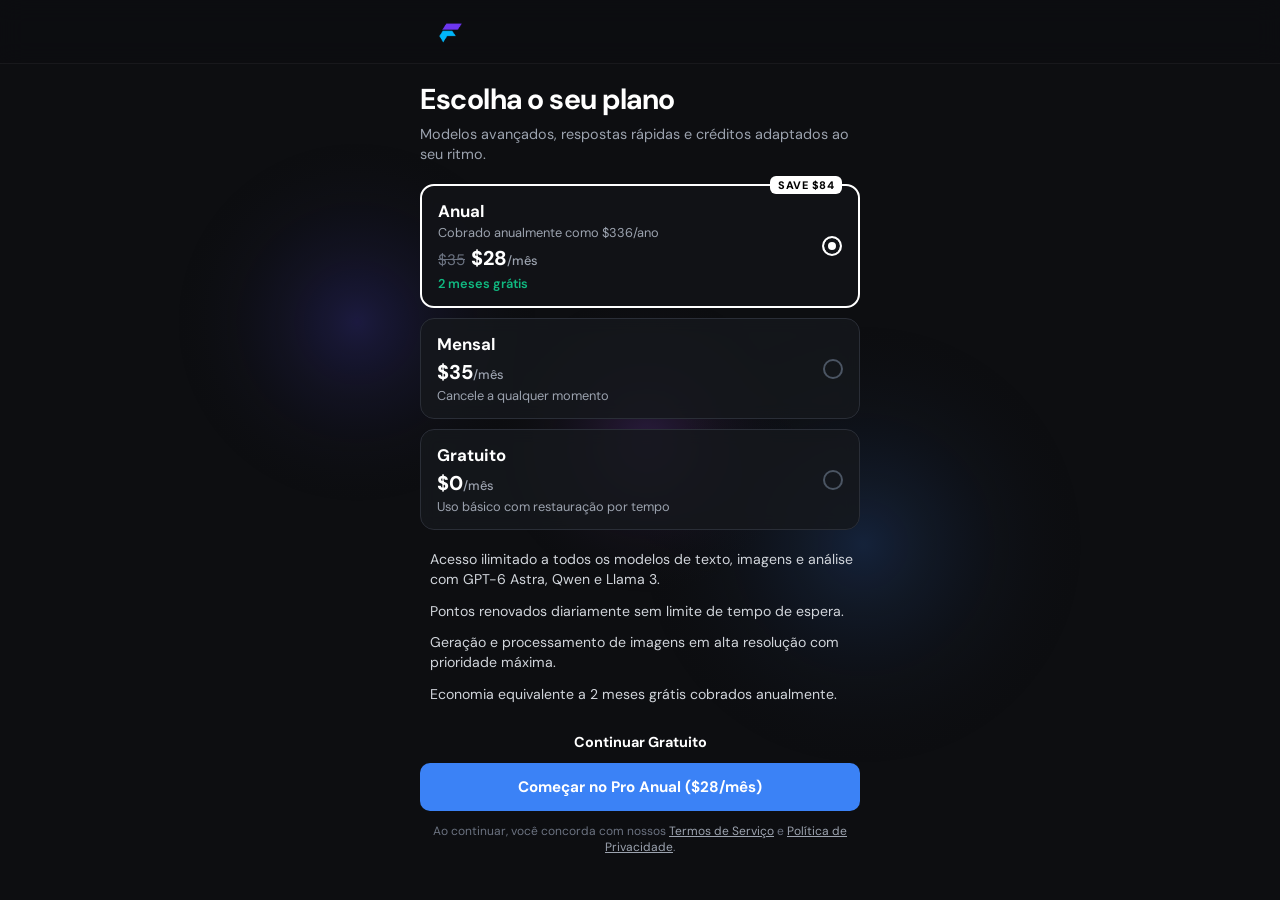
<file: plans/index.html>
<!DOCTYPE html>
<html lang="pt-BR">
<head>
    <meta charset="UTF-8">
    <meta name="viewport" content="width=device-width, initial-scale=1.0">
    <title>FocoAI - Planos e Preços</title>
    <!-- Google Fonts: DM Sans -->
    <link rel="preconnect" href="https://fonts.googleapis.com">
    <link rel="preconnect" href="https://fonts.gstatic.com" crossorigin>
    <link href="https://fonts.googleapis.com/css2?family=DM+Sans:ital,opsz,wght@0,9..40,100..1000;1,9..40,100..1000&display=swap" rel="stylesheet">
    <!-- Hugeicons CDN -->
    <link rel="stylesheet" href="https://use.hugeicons.com/font/icons.css">
    <!-- Custom CSS -->
    <link rel="stylesheet" href="../style.css">
    <link rel="stylesheet" href="style.css">
</head>
<body class="dark-theme plans-page-body">

    <!-- Canvas para Fundo Interativo de IA -->
    <canvas id="aiBgCanvas"></canvas>

    <!-- Cabeçalho Fixo Topo -->
    <header class="plans-fixed-header">
        <div class="header-inner-content">
            <div class="logo-wrapper">
                <img src="../assets/logo.png" alt="FocoAI Logo" class="plans-brand-logo">
            </div>
            <a href="../index.html" class="close-plans-btn" title="Fechar">
                <i class="hgi-stroke hgi-cancel-01"></i>
            </a>
        </div>
    </header>

    <div class="plans-modal-wrapper">
        <!-- Título e Subtítulo -->
        <div class="plans-title-section">
            <h1 class="plans-main-title">Escolha o seu plano</h1>
            <p class="plans-sub-title">Modelos avançados, respostas rápidas e créditos adaptados ao seu ritmo.</p>
        </div>

        <!-- Seletor de Opções de Faturamento -->
        <div class="billing-options-container">
            
            <!-- Opção Anual (Selecionada por padrão) -->
            <label class="billing-option-card active" id="cardYearly" data-plan="yearly">
                <div class="save-badge">SAVE $84</div>
                <input type="radio" name="billingCycle" value="yearly" checked class="billing-radio">
                <div class="billing-info">
                    <span class="plan-cycle-name">Anual</span>
                    <p class="billing-billed-text">Cobrado anualmente como $336/ano</p>
                    <div class="billing-price-row">
                        <span class="old-price">$35</span>
                        <span class="current-price">$28<small>/mês</small></span>
                    </div>
                    <span class="free-months-tag">2 meses grátis</span>
                </div>
                <div class="radio-custom-indicator"></div>
            </label>

            <!-- Opção Mensal -->
            <label class="billing-option-card" id="cardMonthly" data-plan="monthly">
                <input type="radio" name="billingCycle" value="monthly" class="billing-radio">
                <div class="billing-info">
                    <span class="plan-cycle-name">Mensal</span>
                    <div class="billing-price-row">
                        <span class="current-price">$35<small>/mês</small></span>
                    </div>
                    <p class="billing-billed-text">Cancele a qualquer momento</p>
                </div>
                <div class="radio-custom-indicator"></div>
            </label>

            <!-- Opção Gratuito -->
            <label class="billing-option-card" id="cardFree" data-plan="free">
                <input type="radio" name="billingCycle" value="free" class="billing-radio">
                <div class="billing-info">
                    <span class="plan-cycle-name">Gratuito</span>
                    <div class="billing-price-row">
                        <span class="current-price">$0<small>/mês</small></span>
                    </div>
                    <p class="billing-billed-text">Uso básico com restauração por tempo</p>
                </div>
                <div class="radio-custom-indicator"></div>
            </label>

        </div>

        <!-- Lista de Vantagens e Recursos (Dinâmica) -->
        <ul class="plans-features-list" id="featuresList">
            <!-- Injetado dinamicamente via JS -->
        </ul>

        <!-- Links e Ação Principal (CTA) -->
        <div class="plans-footer-action">
            <a href="../index.html" class="continue-free-btn">Continuar Gratuito</a>
            <button type="button" class="btn-start-pro" id="btnSubscribe">Começar no Pro</button>

            <!-- Barra de Termos e Privacidade -->
            <div class="terms-privacy-bar">
                Ao continuar, você concorda com nossos 
                <a href="#" class="terms-link">Termos de Serviço</a> e 
                <a href="#" class="terms-link">Política de Privacidade</a>.
            </div>
        </div>
    </div>

    <!-- Script de Alternância de Planos e Canvas Interativo de IA -->
    <script>
        const planFeatures = {
            yearly: [
                "Acesso ilimitado a todos os modelos de texto, imagens e análise com GPT-6 Astra, Qwen e Llama 3.",
                "Pontos renovados diariamente sem limite de tempo de espera.",
                "Geração e processamento de imagens em alta resolução com prioridade máxima.",
                "Economia equivalente a 2 meses grátis cobrados anualmente."
            ],
            monthly: [
                "Acesso completo a todos os modelos de texto e visão computacional.",
                "Renovação diária de pontos sem contrato de fidelidade.",
                "Cancelamento simples a qualquer momento sem taxas adicionais.",
                "Processamento em alta velocidade."
            ],
            free: [
                "250 pontos iniciais restaurados automaticamente a cada 5 horas.",
                "Envio de mensagens de texto por 30 pontos e imagens por 100 pontos.",
                "Acesso aos modelos padrão de inteligência artificial.",
                "Totalmente gratuito sem necessidade de cartão de crédito."
            ]
        };

        const planButtonTexts = {
            yearly: "Começar no Pro Anual ($28/mês)",
            monthly: "Começar no Pro Mensal ($35/mês)",
            free: "Usar Plano Gratuito"
        };

        const cards = document.querySelectorAll('.billing-option-card');
        const featuresList = document.getElementById('featuresList');
        const btnSubscribe = document.getElementById('btnSubscribe');

        function updatePlanDetails(planType) {
            const features = planFeatures[planType] || [];
            featuresList.innerHTML = features.map(feat => `
                <li>
                    <div class="feature-icon"><i class="hgi-stroke hgi-checkmark-circle-02"></i></div>
                    <span>${feat}</span>
                </li>
            `).join('');

            if (btnSubscribe) {
                btnSubscribe.textContent = planButtonTexts[planType] || "Continuar";
            }
        }

        cards.forEach(card => {
            card.addEventListener('click', () => {
                cards.forEach(c => c.classList.remove('active'));
                card.classList.add('active');
                
                const radio = card.querySelector('input[type="radio"]');
                if (radio) radio.checked = true;

                const selectedPlan = card.getAttribute('data-plan');
                updatePlanDetails(selectedPlan);
            });
        });

        btnSubscribe?.addEventListener('click', () => {
            const activeCard = document.querySelector('.billing-option-card.active');
            const selectedPlan = activeCard ? activeCard.getAttribute('data-plan') : 'yearly';

            if (selectedPlan === 'free') {
                window.location.href = '../index.html';
            } else {
                alert(`Redirecionando para a finalização do plano Pro (${selectedPlan})...`);
            }
        });

        // Inicializa com o plano Anual selecionado
        updatePlanDetails('yearly');

        // -------------------------------------------------------------
        // EFEITO DE COR INTERATIVO ESTILO IA (CANVAS BACKGROUND)
        // -------------------------------------------------------------
        const canvas = document.getElementById('aiBgCanvas');
        const ctx = canvas.getContext('2d');

        function resizeCanvas() {
            canvas.width = window.innerWidth;
            canvas.height = window.innerHeight;
        }
        window.addEventListener('resize', resizeCanvas);
        resizeCanvas();

        let pointer = { x: canvas.width / 2, y: canvas.height / 2 };

        const orbs = [
            { x: canvas.width * 0.2, y: canvas.height * 0.3, radius: 180, color: 'rgba(79, 70, 229, 0.22)', vx: 0.4, vy: 0.3 },
            { x: canvas.width * 0.8, y: canvas.height * 0.7, radius: 220, color: 'rgba(59, 130, 246, 0.18)', vx: -0.3, vy: -0.4 },
            { x: canvas.width * 0.5, y: canvas.height * 0.5, radius: 150, color: 'rgba(168, 85, 247, 0.20)', vx: 0.2, vy: -0.2 }
        ];

        function handlePointer(e) {
            if (e.touches && e.touches[0]) {
                pointer.x = e.touches[0].clientX;
                pointer.y = e.touches[0].clientY;
            } else {
                pointer.x = e.clientX;
                pointer.y = e.clientY;
            }
        }

        window.addEventListener('mousemove', handlePointer);
        window.addEventListener('touchstart', handlePointer);
        window.addEventListener('touchmove', handlePointer);

        function animate() {
            ctx.clearRect(0, 0, canvas.width, canvas.height);

            // Mover orbes gradualmente e fazê-las reagir ao toque
            orbs.forEach((orb, index) => {
                orb.x += orb.vx;
                orb.y += orb.vy;

                if (orb.x < 0 || orb.x > canvas.width) orb.vx *= -1;
                if (orb.y < 0 || orb.y > canvas.height) orb.vy *= -1;

                // Atração leve para o ponto de toque/mouse
                const dx = pointer.x - orb.x;
                const dy = pointer.y - orb.y;
                orb.x += dx * 0.005 * (index + 1);
                orb.y += dy * 0.005 * (index + 1);

                const gradient = ctx.createRadialGradient(orb.x, orb.y, 0, orb.x, orb.y, orb.radius);
                gradient.addColorStop(0, orb.color);
                gradient.addColorStop(1, 'rgba(13, 14, 17, 0)');

                ctx.fillStyle = gradient;
                ctx.beginPath();
                ctx.arc(orb.x, orb.y, orb.radius, 0, Math.PI * 2);
                ctx.fill();
            });

            requestAnimationFrame(animate);
        }
        animate();
    </script>
</body>
</html>
</file>
<file: style.css>
* {
    margin: 0;
    padding: 0;
    box-sizing: border-box;
}

:root {
    --font-family: 'DM Sans', sans-serif;
    --bg-app: #f3f4f6;
    --bg-sidebar: #fafafa;
    --bg-card: #ffffff;
    --border-color: #e5e7eb;
    --text-primary: #111827;
    --text-secondary: #4b5563;
    --text-muted: #9ca3af;
    --accent-purple: #4f46e5;
    --accent-blue: #3b82f6;
    --sidebar-width: 260px;
    --banner-bg: #3b3a36;
}

/* TEMA ESCURO (DARK MODE) */
body.dark-theme {
    --bg-app: #111827;
    --bg-sidebar: #1f2937;
    --bg-card: #1f2937;
    --border-color: #374151;
    --text-primary: #f9fafb;
    --text-secondary: #d1d5db;
    --text-muted: #9ca3af;
    --banner-bg: #1f2937;
}

body {
    font-family: var(--font-family);
    font-size: 16px;
    color: var(--text-primary);
    background-color: var(--bg-app);
    height: 100vh;
    overflow: hidden;
    display: flex;
    flex-direction: column;
    transition: background-color 0.3s ease, color 0.3s ease;
}

/* Classes Auxiliares de Exibição */
.hidden {
    display: none !important;
}

/* Announcement Banner */
.announcement-banner {
    background-color: var(--banner-bg);
    color: #f3f4f6;
    padding: 8px 16px;
    display: flex;
    align-items: center;
    justify-content: center;
    gap: 16px;
    font-size: 0.95rem;
    font-weight: 500;
    z-index: 1000;
    transition: background-color 0.3s ease;
}

.banner-actions {
    display: flex;
    align-items: center;
    gap: 10px;
}

.banner-upgrade-btn {
    background-color: rgba(255, 255, 255, 0.2);
    border: none;
    color: white;
    padding: 3px 12px;
    border-radius: 6px;
    font-family: var(--font-family);
    cursor: pointer;
    font-size: 0.9rem;
}
.banner-upgrade-btn:hover { background-color: rgba(255, 255, 255, 0.3); }

.banner-close-btn {
    background: none;
    border: none;
    color: white;
    cursor: pointer;
    font-size: 1.1rem;
}

/* App Layout */
.app-container {
    display: flex;
    flex: 1;
    height: calc(100vh - 40px);
    overflow: hidden;
    position: relative;
}

/* Sidebar */
.sidebar {
    width: var(--sidebar-width);
    background-color: var(--bg-sidebar);
    border-right: 1px solid var(--border-color);
    display: flex;
    flex-direction: column;
    padding: 12px;
    gap: 12px;
    z-index: 1200;
    transition: transform 0.35s cubic-bezier(0.16, 1, 0.3, 1), background-color 0.3s ease, border-color 0.3s ease;
}

.sidebar-backdrop {
    position: fixed;
    top: 0;
    left: 0;
    width: 100vw;
    height: 100vh;
    background-color: rgba(0, 0, 0, 0.4);
    backdrop-filter: blur(2px);
    z-index: 1100;
    opacity: 0;
    pointer-events: none;
    transition: opacity 0.35s ease;
}

.sidebar-backdrop.open {
    opacity: 1;
    pointer-events: auto;
}

.sidebar-top {
    display: flex;
    justify-content: flex-end;
}

.sidebar-toggle-btn {
    background: none;
    border: none;
    color: var(--text-secondary);
    font-size: 1.2rem;
    cursor: pointer;
    padding: 4px;
    border-radius: 6px;
}
.sidebar-toggle-btn:hover { background-color: rgba(255,255,255,0.05); }

.new-chat-btn {
    background-color: var(--bg-card);
    border: 1px solid var(--border-color);
    border-radius: 10px;
    padding: 10px 14px;
    display: flex;
    align-items: center;
    gap: 10px;
    font-family: var(--font-family);
    font-weight: 600;
    font-size: 0.95rem;
    color: var(--text-primary);
    cursor: pointer;
    box-shadow: 0 1px 2px rgba(0,0,0,0.02);
    transition: background-color 0.2s, border-color 0.2s;
}
.new-chat-btn i:first-child { color: var(--accent-purple); font-size: 1.2rem; }
.new-chat-btn .dropdown-icon { margin-left: auto; color: var(--text-muted); }

.sidebar-nav {
    display: flex;
    flex-direction: column;
    gap: 2px;
}

.nav-item {
    display: flex;
    align-items: center;
    gap: 12px;
    padding: 8px 12px;
    border-radius: 8px;
    text-decoration: none;
    color: var(--text-secondary);
    font-size: 0.95rem;
    font-weight: 500;
    transition: background 0.15s, color 0.15s;
}

.nav-item i { font-size: 1.2rem; }
.nav-item:hover { background-color: rgba(128,128,128,0.1); color: var(--text-primary); }
.nav-item.active { background-color: rgba(128,128,128,0.15); color: var(--text-primary); font-weight: 600; }

.sidebar-section-divider {
    height: 1px;
    background-color: var(--border-color);
    margin: 4px 0;
}

.chat-mode-toggle {
    display: flex;
    background-color: rgba(128,128,128,0.1);
    padding: 3px;
    border-radius: 8px;
    gap: 2px;
}

.mode-btn {
    flex: 1;
    background: none;
    border: none;
    padding: 6px;
    border-radius: 6px;
    font-family: var(--font-family);
    font-size: 0.9rem;
    font-weight: 500;
    color: var(--text-secondary);
    cursor: pointer;
    display: flex;
    align-items: center;
    justify-content: center;
    gap: 6px;
}

.mode-btn.active {
    background-color: var(--bg-card);
    color: var(--text-primary);
    box-shadow: 0 1px 2px rgba(0,0,0,0.05);
}

.recents-container {
    flex: 1;
    overflow-y: auto;
    display: flex;
    flex-direction: column;
    gap: 6px;
}

.recents-header {
    display: flex;
    align-items: center;
    justify-content: space-between;
    font-size: 0.85rem;
    font-weight: 600;
    color: var(--text-muted);
    padding: 0 8px;
}

.add-recent-btn {
    background: none;
    border: none;
    cursor: pointer;
    color: var(--text-muted);
    font-size: 1rem;
}

.recents-list {
    list-style: none;
    display: flex;
    flex-direction: column;
    gap: 2px;
}

.recent-item {
    padding: 8px 12px;
    border-radius: 6px;
    font-size: 0.95rem;
    color: var(--text-secondary);
    cursor: pointer;
}
.recent-item:hover { background-color: rgba(128,128,128,0.1); color: var(--text-primary); }

.sidebar-promo-card {
    background-color: var(--bg-card);
    border: 1px solid var(--border-color);
    border-radius: 10px;
    padding: 12px;
    position: relative;
    display: flex;
    gap: 10px;
    align-items: flex-start;
}

.promo-icon {
    font-size: 1.2rem;
    color: var(--accent-purple);
    background-color: rgba(99, 102, 241, 0.1);
    padding: 6px;
    border-radius: 8px;
}

.promo-text strong {
    font-size: 0.85rem;
    display: block;
    color: var(--text-primary);
    margin-bottom: 2px;
}

.promo-text p {
    font-size: 0.75rem;
    color: var(--text-secondary);
    line-height: 1.3;
}

.promo-close {
    position: absolute;
    top: 8px;
    right: 8px;
    background: none;
    border: none;
    cursor: pointer;
    font-size: 0.9rem;
    color: var(--text-muted);
}

.sidebar-footer {
    border-top: 1px solid var(--border-color);
    padding-top: 8px;
    position: relative;
}

.user-account {
    display: flex;
    align-items: center;
    gap: 10px;
    padding: 8px;
    border-radius: 8px;
    cursor: pointer;
    transition: background 0.2s;
}
.user-account:hover { background-color: rgba(128,128,128,0.1); }

.user-avatar-img {
    width: 32px;
    height: 32px;
    border-radius: 50%;
    background-color: var(--accent-purple);
    color: white;
    font-weight: 700;
    font-size: 0.85rem;
    display: flex;
    align-items: center;
    justify-content: center;
}

.user-details {
    display: flex;
    flex-direction: column;
    flex: 1;
}

.account-name { font-size: 0.95rem; font-weight: 600; color: var(--text-primary); }
.account-plan { font-size: 0.8rem; color: var(--text-muted); }

/* AÇÕES DE CONVIDADO NA SIDEBAR */
.guest-account-actions {
    display: flex;
    gap: 8px;
    padding: 4px 0;
}

.btn-guest-login, .btn-guest-signup {
    flex: 1;
    text-align: center;
    text-decoration: none;
    padding: 8px 12px;
    border-radius: 8px;
    font-size: 0.85rem;
    font-weight: 600;
    transition: all 0.2s ease;
}

.btn-guest-login {
    background-color: transparent;
    border: 1px solid var(--border-color);
    color: var(--text-primary);
}

.btn-guest-signup {
    background-color: #3b82f6;
    color: white;
}

/* POPOVER DO PERFIL */
.profile-popover {
    position: absolute;
    bottom: 55px;
    left: 8px;
    width: 240px;
    background-color: var(--bg-card);
    border: 1px solid var(--border-color);
    border-radius: 12px;
    box-shadow: 0 10px 25px rgba(0, 0, 0, 0.15);
    padding: 8px 0;
    display: none;
    flex-direction: column;
    z-index: 1300;
    animation: popoverFadeIn 0.2s cubic-bezier(0.16, 1, 0.3, 1) forwards;
}

.profile-popover.active {
    display: flex;
}

@keyframes popoverFadeIn {
    from {
        opacity: 0;
        transform: translateY(10px) scale(0.95);
    }
    to {
        opacity: 1;
        transform: translateY(0) scale(1);
    }
}

.popover-header {
    padding: 8px 16px;
    display: flex;
    flex-direction: column;
}

.popover-user-name {
    font-size: 0.95rem;
    font-weight: 700;
    color: var(--text-primary);
}

.popover-user-email {
    font-size: 0.8rem;
    color: var(--text-muted);
}

.popover-divider {
    height: 1px;
    background-color: var(--border-color);
    margin: 6px 0;
}

.popover-menu {
    display: flex;
    flex-direction: column;
}

.popover-item {
    background: none;
    border: none;
    padding: 10px 16px;
    display: flex;
    align-items: center;
    gap: 10px;
    font-family: var(--font-family);
    font-size: 0.9rem;
    font-weight: 500;
    color: var(--text-secondary);
    cursor: pointer;
    text-align: left;
    transition: background 0.15s, color 0.15s;
}

.popover-item:hover {
    background-color: rgba(128,128,128,0.1);
    color: var(--text-primary);
}

.popover-item.logout-item {
    color: #ef4444;
}

.popover-item.logout-item:hover {
    background-color: rgba(239, 68, 68, 0.1);
}

/* Main Content Area */
.main-content {
    flex: 1;
    background-color: var(--bg-card);
    display: flex;
    flex-direction: column;
    height: 100%;
    overflow: hidden; /* Mantém o layout preso à tela */
    border-top-left-radius: 16px;
    border-left: 1px solid var(--border-color);
    position: relative;
    transition: background-color 0.3s ease, border-color 0.3s ease;
}

/* --- TOP NAVBAR --- */
.top-navbar {
    height: 64px;
    display: flex;
    align-items: center;
    justify-content: space-between;
    padding: 0 16px;
    border-bottom: 1px solid var(--border-color);
    background-color: var(--bg-card);
    gap: 12px;
    z-index: 100;
}

.top-navbar-left {
    display: flex;
    align-items: center;
    gap: 10px;
    flex: 1;
    max-width: 380px;
}

.menu-open-btn {
    background: none;
    border: none;
    font-size: 1.25rem;
    cursor: pointer;
    color: var(--text-secondary);
    display: flex;
    align-items: center;
    justify-content: center;
    padding: 8px;
    border-radius: 8px;
    transition: background-color 0.2s;
}

.menu-open-btn:hover {
    background-color: var(--bg-app);
    color: var(--text-primary);
}

.search-bar-mini {
    display: flex;
    align-items: center;
    gap: 8px;
    background-color: var(--bg-app);
    border: 1px solid var(--border-color);
    padding: 6px 12px;
    border-radius: 5px;
    width: 100%;
    max-width: 280px;
    transition: border-color 0.2s, box-shadow 0.2s;
}

.search-bar-mini:focus-within {
    border-color: var(--accent-purple);
    box-shadow: 0 0 0 2px rgba(99, 102, 241, 0.15);
}

.search-bar-mini i {
    color: var(--text-muted);
    font-size: 1rem;
}

.search-bar-mini input {
    background: none;
    border: none;
    outline: none;
    font-family: var(--font-family);
    font-size: 0.9rem;
    width: 100%;
    color: var(--text-primary);
}

.top-navbar-right {
    display: flex;
    align-items: center;
    gap: 10px;
}

.logged-user-tools {
    display: flex;
    align-items: center;
    gap: 10px;
}

.credits-badge {
    background-color: var(--bg-app);
    border: 1px solid var(--border-color);
    padding: 6px 14px;
    border-radius: 20px;
    font-size: 0.88rem;
    font-weight: 600;
    color: var(--text-secondary);
}

.upgrade-btn-top {
    background-color: var(--accent-purple);
    color: white;
    border: none;
    padding: 7px 16px;
    border-radius: 5px;
    font-family: var(--font-family);
    font-weight: 600;
    font-size: 0.88rem;
    cursor: pointer;
    transition: background 0.2s;
}

.upgrade-btn-top:hover {
    background-color: #4338ca;
}

/* BOTÕES DE LOGIN / SIGN IN (DESLOGADO - ESTILO IDÊNTICO À IMAGEM) */
.guest-user-tools {
    display: flex;
    align-items: center;
    gap: 8px;
}

.btn-nav-login {
    background-color: var(--bg-card);
    border: 1px solid var(--border-color);
    color: var(--text-primary);
    padding: 7px 16px;
    border-radius: 5px;
    text-decoration: none;
    font-size: 0.88rem;
    font-weight: 600;
    transition: background-color 0.2s, border-color 0.2s;
    white-space: nowrap;
}

.btn-nav-login:hover {
    background-color: var(--bg-app);
}

.btn-nav-signup {
    background-color: #3b82f6;
    color: white;
    padding: 7px 16px;
    border-radius: 5px;
    text-decoration: none;
    font-size: 0.88rem;
    font-weight: 600;
    transition: background-color 0.2s;
    white-space: nowrap;
}

.btn-nav-signup:hover {
    background-color: #2563eb;
}

/* BOTÃO DE TEMA (DARK/LIGHT) */
.theme-toggle-btn {
    background: none;
    border: 1px solid var(--border-color);
    width: 36px;
    height: 36px;
    border-radius: 50%;
    display: flex;
    align-items: center;
    justify-content: center;
    cursor: pointer;
    color: var(--text-secondary);
    font-size: 1.1rem;
    position: relative;
    overflow: hidden;
    transition: background-color 0.2s, border-color 0.2s, transform 0.2s;
    flex-shrink: 0;
}

.theme-toggle-btn:hover {
    background-color: var(--bg-app);
    color: var(--text-primary);
    transform: scale(1.05);
}

/* RESPONSIVIDADE MOBILE DO CABEÇALHO */
@media (max-width: 600px) {
    .top-navbar {
        padding: 0 10px;
    }

    .search-bar-mini {
        max-width: 130px;
        padding: 5px 8px;
    }

    .btn-nav-login, .btn-nav-signup {
        padding: 6px 12px;
        font-size: 0.82rem;
    }
}


.theme-icon-moon, .theme-icon-sun {
    position: absolute;
    transition: transform 0.4s cubic-bezier(0.34, 1.56, 0.64, 1), opacity 0.3s ease;
}

.theme-icon-sun {
    opacity: 0;
    transform: rotate(-90deg) scale(0.5);
}

.theme-icon-moon {
    opacity: 1;
    transform: rotate(0deg) scale(1);
}

body.dark-theme .theme-icon-moon {
    opacity: 0;
    transform: rotate(90deg) scale(0.5);
}

body.dark-theme .theme-icon-sun {
    opacity: 1;
    transform: rotate(0deg) scale(1);
}

/* Workspace & Hero */
.workspace {
    flex: 1;
    overflow-y: auto;
    padding: 30px 24px 40px 24px;
    display: flex;
    flex-direction: column;
    align-items: center;
    scroll-behavior: smooth;
    position: relative;
}

/* Quando o chat está ativo, reserva espaço apenas para a barra fixa no fundo */
.workspace.chat-active {
    padding-bottom: 100px;
}


.workspace.chat-active {
    padding-bottom: 140px; /* Garante que o conteúdo e o footer não fiquem tapados pela barra fixa */
}

.hero-section {
    max-width: 720px;
    width: 100%;
    display: flex;
    flex-direction: column;
    align-items: center;
    gap: 24px;
    transition: all 0.4s cubic-bezier(0.16, 1, 0.3, 1);
}

.hero-title {
    font-size: 2.2rem;
    font-weight: 700;
    color: var(--text-primary);
    text-align: center;
}

/* Chat Input Wrapper */
.chat-input-wrapper {
    width: 100%;
    max-width: 720px;
    margin: 0;
    transition: all 0.4s cubic-bezier(0.16, 1, 0.3, 1);
    z-index: 50;
}

.chat-input-wrapper.fixed-bottom {
    position: fixed;
    bottom: 20px;
    left: 50%;
    transform: translateX(-50%);
    padding: 0 20px;
    width: 100%;
    max-width: 760px;
    animation: slideUpBottom 0.4s cubic-bezier(0.16, 1, 0.3, 1) forwards;
}

@keyframes slideUpBottom {
    from {
        opacity: 0;
        transform: translate(-50%, 40px);
    }
    to {
        opacity: 1;
        transform: translate(-50%, 0);
    }
}

/* Prompt Box Card */
.prompt-box-card {
    width: 100%;
    background-color: var(--bg-card);
    border: 1px solid var(--border-color);
    border-radius: 8px;
    padding: 16px;
    box-shadow: 0 4px 20px rgba(0,0,0,0.06);
    display: flex;
    flex-direction: column;
    gap: 12px;
    transition: all 0.3s ease;
}

.prompt-box-card:focus-within {
    border-color: var(--accent-purple);
    box-shadow: 0 0 0 3px rgba(99, 102, 241, 0.15);
}

.prompt-top-pill {
    display: inline-flex;
    align-items: center;
    gap: 8px;
    background-color: var(--bg-app);
    padding: 6px 12px;
    border-radius: 20px;
    font-size: 0.9rem;
    color: var(--text-secondary);
    width: fit-content;
    transition: opacity 0.3s ease;
}

.prompt-top-pill.hidden {
    opacity: 0;
    height: 0;
    padding: 0;
    margin: 0;
    overflow: hidden;
    pointer-events: none;
}

.badge-new {
    background-color: rgba(99, 102, 241, 0.2);
    color: var(--accent-purple);
    font-weight: 600;
    padding: 2px 8px;
    border-radius: 6px;
    font-size: 0.8rem;
}

.prompt-actions-row {
    display: flex;
    gap: 8px;
    transition: opacity 0.3s ease;
}

.prompt-actions-row.hidden {
    opacity: 0;
    height: 0;
    margin: 0;
    overflow: hidden;
    pointer-events: none;
}

.action-pill {
    background: none;
    border: 1px solid var(--border-color);
    padding: 6px 14px;
    border-radius: 20px;
    font-family: var(--font-family);
    font-size: 0.9rem;
    color: var(--text-secondary);
    display: flex;
    align-items: center;
    gap: 6px;
    cursor: pointer;
    background-color: var(--bg-app);
}
.action-pill:hover { background-color: var(--border-color); color: var(--text-primary); }

#chatForm textarea {
    width: 100%;
    background: transparent;
    border: none;
    outline: none;
    resize: none;
    font-family: var(--font-family);
    font-size: 1.05rem;
    color: var(--text-primary);
    padding: 8px 0;
    min-height: 50px;
    max-height: 150px;
}

.prompt-bottom-row {
    display: flex;
    align-items: center;
    justify-content: space-between;
    border-top: 1px solid var(--border-color);
    padding-top: 12px;
}

.prompt-left-tools {
    display: flex;
    align-items: center;
    gap: 12px;
}

.tool-icon-btn {
    background: none;
    border: 1px solid var(--border-color);
    width: 32px;
    height: 32px;
    border-radius: 5px;
    display: flex;
    align-items: center;
    justify-content: center;
    cursor: pointer;
    color: var(--text-secondary);
}
.tool-icon-btn:hover { background-color: var(--bg-app); }

.model-select-dropdown {
    display: flex;
    align-items: center;
    gap: 6px;
    font-size: 0.95rem;
    font-weight: 600;
    color: var(--text-primary);
    cursor: pointer;
    padding: 4px 8px;
    border-radius: 6px;
}
.model-select-dropdown:hover { background-color: var(--bg-app); }

.mode-indicator {
    font-size: 0.9rem;
    color: var(--text-muted);
}

.send-prompt-btn {
    background-color: var(--border-color);
    border: none;
    width: 36px;
    height: 36px;
    border-radius: 50%;
    display: flex;
    align-items: center;
    justify-content: center;
    cursor: pointer;
    color: var(--text-muted);
    font-size: 1.2rem;
    transition: all 0.2s;
}
.send-prompt-btn.active {
    background-color: var(--accent-purple);
    color: white;
    transform: scale(1.05);
}

/* Quick Chips Grid */
.quick-chips-grid {
    display: flex;
    flex-wrap: wrap;
    gap: 10px;
    justify-content: center;
    width: 100%;
    margin-top: 10px;
}

.quick-chip {
    background-color: var(--bg-card);
    border: 1px solid var(--border-color);
    padding: 10px 16px;
    border-radius: 20px;
    font-family: var(--font-family);
    font-size: 0.95rem;
    color: var(--text-secondary);
    display: flex;
    align-items: center;
    gap: 8px;
    cursor: pointer;
    box-shadow: 0 1px 2px rgba(0,0,0,0.02);
    transition: all 0.2s;
}
.quick-chip:hover { border-color: var(--accent-purple); color: var(--accent-purple); background-color: rgba(99, 102, 241, 0.05); transform: translateY(-2px); }

/* ==========================================================================
   ESTILO DAS MENSAGENS (IDÊNTICO À INTERFACE DO RUNWAY / FOCOAI)
   ========================================================================== */

/* Container geral das mensagens */
.chat-results-container {
    width: 100%;
    max-width: 680px;
    display: flex;
    flex-direction: column;
    gap: 24px;
    margin-bottom: 24px;
    padding-top: 10px;
}

/* Base de cada mensagem */
.chat-message {
    display: flex;
    flex-direction: column;
    animation: fadeInMsg 0.25s ease forwards;
    opacity: 0;
    transform: translateY(6px);
}

@keyframes fadeInMsg {
    to {
        opacity: 1;
        transform: translateY(0);
    }
}

/* --- MENSAGEM DO USUÁRIO --- */
.chat-message.user {
    align-self: flex-end;
    max-width: 82%;
}

.chat-message.user .message-bubble {
    background-color: #f0f2f5; /* Cinza bem claro suave igual à imagem */
    color: #111827;
    padding: 10px 18px;
    border-radius: 8px;
    font-size: 0.98rem;
    line-height: 1.5;
    font-weight: 400;
    word-break: break-word;
    border: none;
    box-shadow: none;
}

/* Suporte ao Tema Escuro para a mensagem do usuário */
body.dark-theme .chat-message.user .message-bubble {
    background-color: #374151;
    color: #f9fafb;
}

/* --- MENSAGEM DA IA (TEXTO PURO SEM BALÃO) --- */
.chat-message.ai {
    align-self: flex-start;
    width: 100%;
    max-width: 100%;
}

.chat-message.ai .message-bubble {
    background: transparent !important;
    border: none !important;
    box-shadow: none !important;
    padding: 0 !important;
    color: var(--text-primary);
    font-size: 1rem;
    line-height: 1.6;
    font-weight: 400;
}

/* Barra de Ações Rápidas (Like / Dislike) abaixo da mensagem da IA */
.chat-ai-actions {
    display: flex;
    align-items: center;
    gap: 10px;
    margin-top: 10px;
}

.ai-action-btn {
    background: none;
    border: none;
    color: var(--text-muted);
    font-size: 1rem;
    cursor: pointer;
    padding: 4px;
    border-radius: 4px;
    display: inline-flex;
    align-items: center;
    justify-content: center;
    transition: color 0.2s;
}

.ai-action-btn:hover {
    color: var(--text-primary);
}

/* --- INDICADOR DE PROCESSAMENTO ("Thinking...") --- */
.thinking-indicator {
    display: flex;
    align-items: center;
    gap: 8px;
    color: #a855f7; /* Roxo vibrante/elegante */
    font-size: 0.95rem;
    font-weight: 500;
    padding: 4px 0;
}

.thinking-spinner {
    width: 16px;
    height: 16px;
    border: 2px solid rgba(168, 85, 247, 0.2);
    border-top-color: #a855f7;
    border-radius: 50%;
    animation: spin 0.8s linear infinite;
}

@keyframes spin {
    to { transform: rotate(360deg); }
}


/* MODAL DE CONFIRMAÇÃO DE LOGOUT */
.modal-backdrop {
    position: fixed;
    top: 0;
    left: 0;
    width: 100vw;
    height: 100vh;
    background-color: rgba(0, 0, 0, 0.5);
    backdrop-filter: blur(4px);
    z-index: 2000;
    display: none;
    align-items: center;
    justify-content: center;
    opacity: 0;
    transition: opacity 0.25s ease;
}

.modal-backdrop.active {
    display: flex;
    opacity: 1;
}

.modal-card {
    background-color: var(--bg-card);
    border: 1px solid var(--border-color);
    border-radius: 16px;
    padding: 24px;
    width: 90%;
    max-width: 380px;
    text-align: center;
    display: flex;
    flex-direction: column;
    align-items: center;
    box-shadow: 0 20px 40px rgba(0,0,0,0.2);
    transform: scale(0.9);
    transition: transform 0.25s cubic-bezier(0.16, 1, 0.3, 1);
}

.modal-backdrop.active .modal-card {
    transform: scale(1);
}

.modal-icon {
    width: 48px;
    height: 48px;
    border-radius: 50%;
    background-color: rgba(239, 68, 68, 0.1);
    color: #ef4444;
    display: flex;
    align-items: center;
    justify-content: center;
    font-size: 1.5rem;
    margin-bottom: 12px;
}

.modal-card h3 {
    font-size: 1.2rem;
    font-weight: 700;
    color: var(--text-primary);
    margin-bottom: 8px;
}

.modal-card p {
    font-size: 0.9rem;
    color: var(--text-secondary);
    line-height: 1.4;
    margin-bottom: 20px;
}

.modal-actions {
    display: flex;
    gap: 12px;
    width: 100%;
}

.modal-actions button {
    flex: 1;
    padding: 10px;
    border-radius: 8px;
    font-family: var(--font-family);
    font-weight: 600;
    font-size: 0.95rem;
    cursor: pointer;
    border: none;
    transition: background 0.2s;
}

.btn-cancel {
    background-color: var(--bg-app);
    color: var(--text-primary);
    border: 1px solid var(--border-color) !important;
}

.btn-cancel:hover { background-color: var(--border-color); }

.btn-confirm-logout {
    background-color: #ef4444;
    color: white;
}

.btn-confirm-logout:hover { background-color: #dc2626; }

/* Responsividade Mobile */
@media (max-width: 768px) {
    .sidebar {
        position: fixed;
        left: 0;
        top: 0;
        height: 100%;
        transform: translateX(-100%);
        box-shadow: 5px 0 25px rgba(0,0,0,0.15);
    }
    .sidebar.open {
        transform: translateX(0);
    }
    .menu-open-btn { display: block; }
    .media-cards-grid { grid-template-columns: 1fr; }
    .hero-title { font-size: 1.6rem; text-align: center; }
    .chat-input-wrapper.fixed-bottom { padding: 0 12px; bottom: 12px; }
}
</file>
<file: plans/style.css>
* {
    box-sizing: border-box;
    margin: 0;
    padding: 0;
}

/* Canvas do Fundo Interativo com Estilo IA */
#aiBgCanvas {
    position: fixed;
    top: 0;
    left: 0;
    width: 100vw;
    height: 100vh;
    z-index: 0;
    pointer-events: none;
}

body.plans-page-body {
    background-color: #0d0e11 !important;
    color: #f9fafb;
    display: block !important;
    height: auto !important;
    min-height: 100vh !important;
    overflow-y: auto !important;
    padding: 80px 16px 40px 16px !important;
    font-family: 'DM Sans', sans-serif;
    position: relative;
}

/* Cabeçalho Fixo */
.plans-fixed-header {
    position: fixed;
    top: 0;
    left: 0;
    width: 100%;
    height: 64px;
    background-color: rgba(13, 14, 17, 0.85);
    backdrop-filter: blur(12px);
    -webkit-backdrop-filter: blur(12px);
    z-index: 100;
    display: flex;
    justify-content: center;
    border-bottom: 1px solid rgba(255, 255, 255, 0.05);
}

.header-inner-content {
    width: 100%;
    max-width: 440px;
    height: 100%;
    padding: 0 16px;
    display: flex;
    align-items: center;
    justify-content: space-between;
}

.logo-wrapper {
    display: flex;
    align-items: center;
}

.plans-brand-logo {
    height: 28px;
    width: auto;
    display: block;
}

.close-plans-btn {
    background: transparent;
    border: none;
    color: #9ca3af;
    font-size: 1.3rem;
    cursor: pointer;
    text-decoration: none;
    display: flex;
    align-items: center;
    justify-content: center;
    width: 36px;
    height: 36px;
    border-radius: 50%;
    transition: background-color 0.2s, color 0.2s;
}

.close-plans-btn:hover {
    background-color: rgba(255, 255, 255, 0.1);
    color: #ffffff;
}

/* Container do Modal Principal */
.plans-modal-wrapper {
    position: relative;
    z-index: 10;
    width: 100%;
    max-width: 440px;
    display: flex;
    flex-direction: column;
    gap: 16px;
    margin: 0 auto;
    height: auto !important;
}

/* Seção de Título */
.plans-title-section {
    display: flex;
    flex-direction: column;
    gap: 6px;
}

.plans-main-title {
    font-size: 1.8rem;
    font-weight: 700;
    color: #ffffff;
    letter-spacing: -0.5px;
}

.plans-sub-title {
    font-size: 0.9rem;
    color: #9ca3af;
    line-height: 1.4;
}

/* Seletores de Ciclo (Cards) */
.billing-options-container {
    display: flex;
    flex-direction: column;
    gap: 10px;
    margin-top: 4px;
}

.billing-option-card {
    position: relative;
    background-color: rgba(22, 24, 29, 0.85);
    backdrop-filter: blur(8px);
    border: 1px solid #2a2e37;
    border-radius: 14px;
    padding: 14px 16px;
    display: flex;
    align-items: center;
    justify-content: space-between;
    cursor: pointer;
    transition: border-color 0.2s, background-color 0.2s;
}

.billing-option-card.active {
    border: 2px solid #ffffff;
    background-color: rgba(18, 20, 24, 0.95);
}

.billing-radio {
    display: none;
}

.save-badge {
    position: absolute;
    top: -10px;
    right: 16px;
    background-color: #ffffff;
    color: #000000;
    font-size: 0.68rem;
    font-weight: 800;
    padding: 2px 8px;
    border-radius: 6px;
    letter-spacing: 0.5px;
}

.billing-info {
    display: flex;
    flex-direction: column;
    gap: 2px;
}

.plan-cycle-name {
    font-size: 1.05rem;
    font-weight: 700;
    color: #ffffff;
}

.billing-billed-text {
    font-size: 0.8rem;
    color: #9ca3af;
}

.billing-price-row {
    display: flex;
    align-items: baseline;
    gap: 6px;
    margin-top: 2px;
}

.billing-price-row .old-price {
    font-size: 0.95rem;
    color: #6b7280;
    text-decoration: line-through;
}

.billing-price-row .current-price {
    font-size: 1.25rem;
    font-weight: 800;
    color: #ffffff;
}

.billing-price-row .current-price small {
    font-size: 0.8rem;
    font-weight: 500;
    color: #9ca3af;
}

.free-months-tag {
    font-size: 0.8rem;
    font-weight: 600;
    color: #10b981;
    margin-top: 2px;
}

/* Radio Customizado */
.radio-custom-indicator {
    width: 20px;
    height: 20px;
    border-radius: 50%;
    border: 2px solid #4b5563;
    display: flex;
    align-items: center;
    justify-content: center;
    flex-shrink: 0;
    transition: all 0.2s;
}

.billing-option-card.active .radio-custom-indicator {
    border-color: #ffffff;
    background-color: #ffffff;
    box-shadow: inset 0 0 0 4px #121418;
}

/* Lista de Recursos */
.plans-features-list {
    list-style: none;
    display: flex;
    flex-direction: column;
    gap: 12px;
    padding: 4px 0;
}

.plans-features-list li {
    display: flex;
    align-items: flex-start;
    gap: 10px;
    font-size: 0.88rem;
    color: #d1d5db;
    line-height: 1.4;
}

.feature-icon {
    flex-shrink: 0;
    margin-top: 1px;
}

.feature-icon i {
    font-size: 1.15rem;
    color: #ffffff;
}

/* Footer e Ações */
.plans-footer-action {
    display: flex;
    flex-direction: column;
    align-items: center;
    gap: 12px;
    margin-top: 8px;
}

.continue-free-btn {
    background: none;
    border: none;
    color: #ffffff;
    font-family: inherit;
    font-size: 0.9rem;
    font-weight: 700;
    cursor: pointer;
    text-decoration: none;
    transition: opacity 0.2s;
}

.continue-free-btn:hover {
    opacity: 0.8;
}

.btn-start-pro {
    width: 100%;
    background-color: #3b82f6;
    color: #ffffff;
    border: none;
    padding: 14px;
    border-radius: 10px;
    font-family: inherit;
    font-size: 0.95rem;
    font-weight: 700;
    cursor: pointer;
    transition: background-color 0.2s, transform 0.1s;
}

.btn-start-pro:hover {
    background-color: #2563eb;
}

.btn-start-pro:active {
    transform: scale(0.99);
}

/* Barra de Termos e Privacidade */
.terms-privacy-bar {
    font-size: 0.75rem;
    color: #6b7280;
    text-align: center;
    line-height: 1.4;
    padding: 0 8px;
}

.terms-link {
    color: #9ca3af;
    text-decoration: underline;
    transition: color 0.2s;
}

.terms-link:hover {
    color: #ffffff;
}

@media (max-width: 380px) {
    .plans-main-title {
        font-size: 1.5rem;
    }

    .billing-option-card {
        padding: 12px;
    }

    .plan-cycle-name {
        font-size: 1rem;
    }

    .billing-price-row .current-price {
        font-size: 1.1rem;
    }
}
</file>
